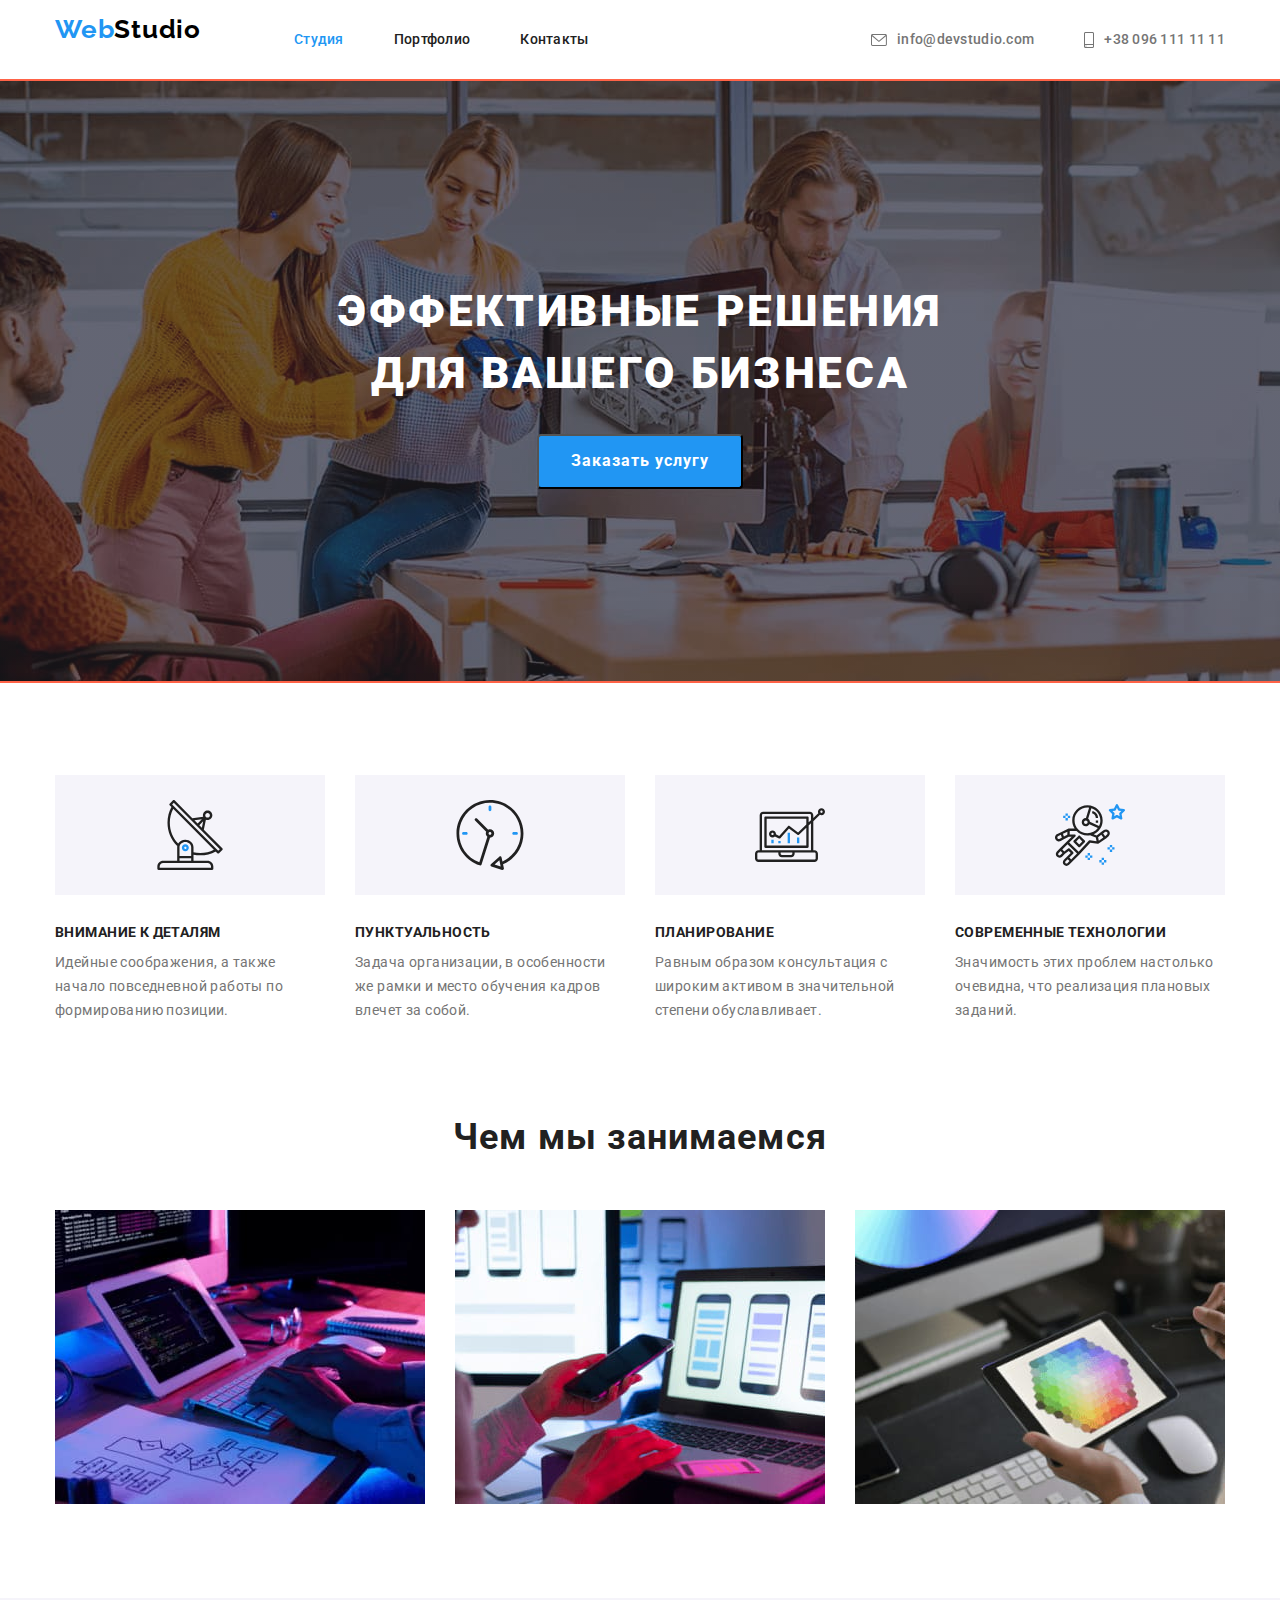
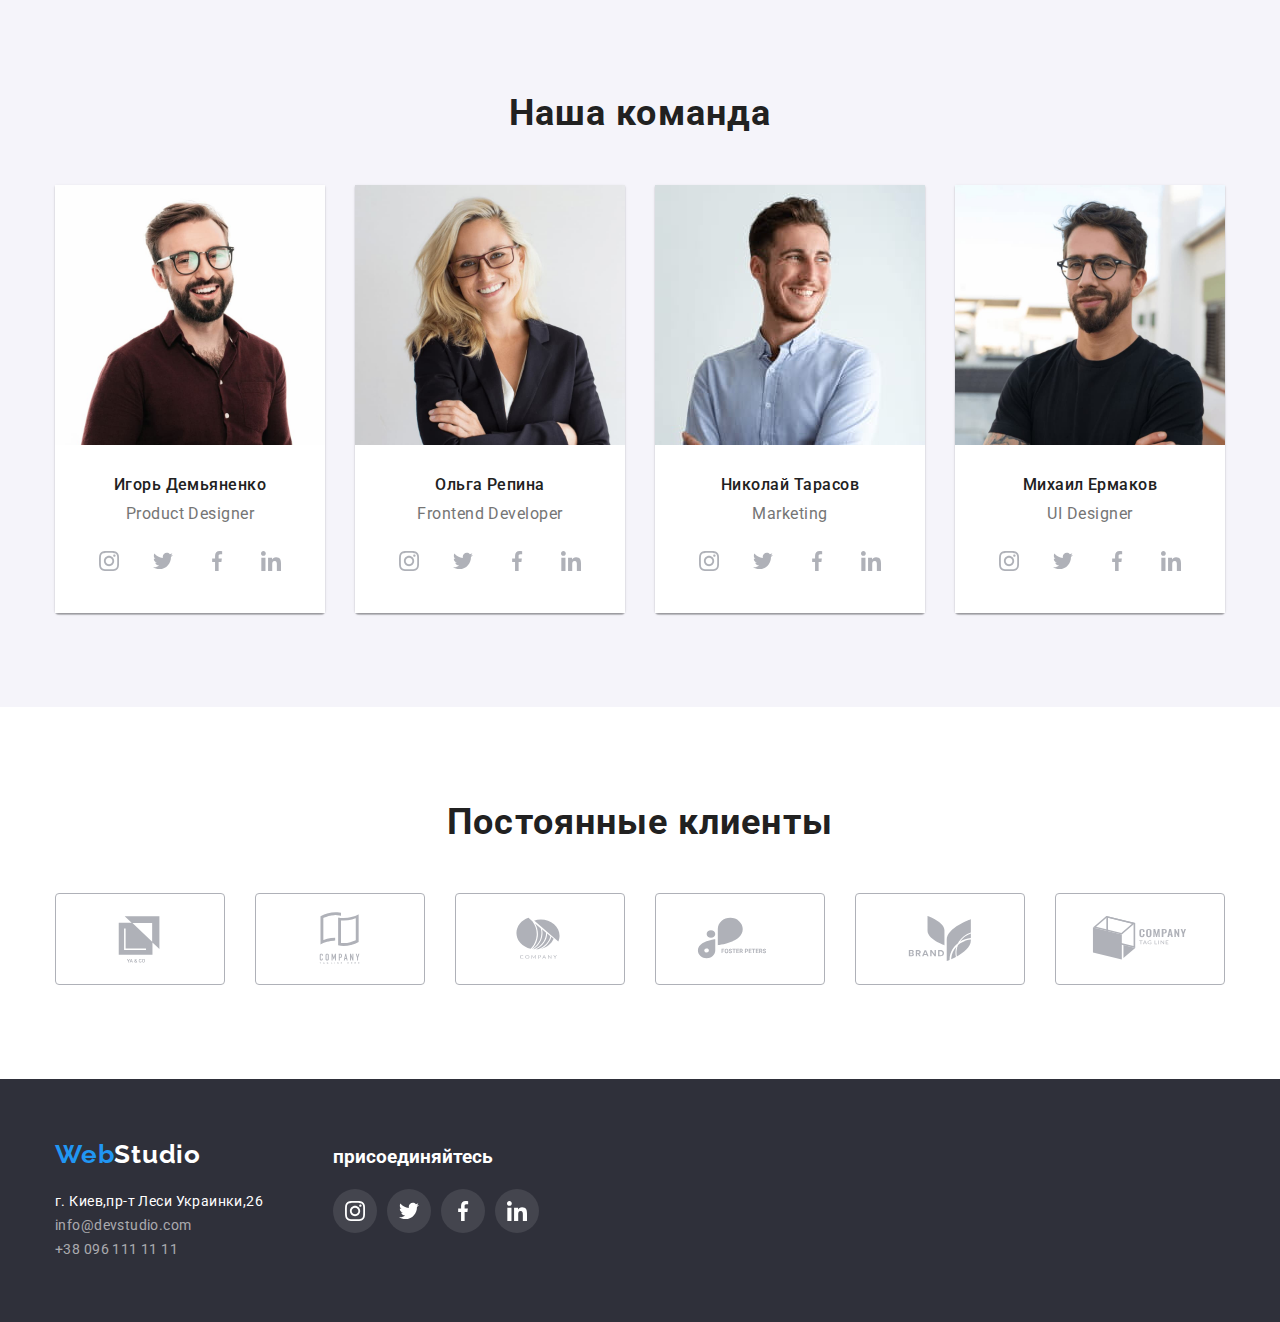
<file: index.html>
<!DOCTYPE html>
<html lang="ru">
  <head>
    <meta charset="UTF-8" />
    <meta http-equiv="X-UA-Compatible" content="IE=edge" />
    <meta name="viewport" content="width=device-width, initial-scale=1.0" />
    <link
      rel="stylesheet"
      href="https://cdnjs.cloudflare.com/ajax/libs/modern-normalize/1.1.0/modern-normalize.min.css"
    />

    <link rel="stylesheet" href="./css/styles.css" />

    <link rel="preconnect" href="https://fonts.googleapis.com" />
    <link rel="preconnect" href="https://fonts.gstatic.com" crossorigin />

    <link
      href="https://fonts.googleapis.com/css2?family=Raleway:wght@700&family=Roboto:wght@400;500;700;900&display=swap"
      rel="stylesheet"
    />

    <title>Студия</title>
  </head>
  <body>
    <header class="page-header">
      <div class="conteiner main-nav">
        <a href="index.html" class="logo">
          <span class="logo-text">Web</span>Studio
        </a>
        <nav class="navigation">
          <ul class="site-nav">
            <li class="item">
              <a href="index.html" class="link link-text">Студия</a>
            </li>
            <li class="item">
              <a href="portfolio.html" class="link">Портфолио</a>
            </li>
            <li class="item"><a href="#footer" class="link">Контакты</a></li>
          </ul>
        </nav>
        <ul class="nav">
          <li class="item">
            <a href="mailto:info@devstudio.com" class="link-name">
              <svg class="icon-nav" width="16px" height="12px">
                <use href="./images/symbol-defs.svg#mail"></use>
              </svg>
              info@devstudio.com</a
            >
          </li>
          <li class="item">
            <a href="tel:+380961111111" class="link-name">
              <svg class="icon-nav" width="10px" height="16px">
                <use href="./images/symbol-defs.svg#smartphone"></use>
              </svg>
              +38 096 111 11 11</a
            >
          </li>
        </ul>
      </div>
    </header>
    <main>
      <section class="hero">
        <div class="overlay">
          <h1 class="section-text">Эффективные решения для вашего бизнеса</h1>
          <button type="button" class="section-button">Заказать услугу</button>
        </div>
      </section>
      <section class="section">
        <div class="conteiner">
          <ul class="title-link">
            <li class="section-title-list">
              <div class="icon-fon">
                <svg class="icon-antenna icon-title" width="70px" height="70px">
                  <use href="./images/symbol-defs.svg#antenna-1"></use>
                </svg>
              </div>
              <h3 class="title-list">Внимание к деталям</h3>
              <p class="title-text">
                Идейные соображения, а также начало повседневной работы по
                формированию позиции.
              </p>
            </li>
            <li class="section-title-list">
              <div class="icon-fon">
                <svg class="icon-antenna icon-title" width="70px" height="70px">
                  <use href="./images/symbol-defs.svg#clock-1"></use>
                </svg>
              </div>
              <h3 class="title-list">Пунктуальность</h3>
              <p class="title-text">
                Задача организации, в особенности же рамки и место обучения
                кадров влечет за собой.
              </p>
            </li>
            <li class="section-title-list">
              <div class="icon-fon">
                <svg class="icon-antenna icon-title" width="70px" height="70px">
                  <use href="./images/symbol-defs.svg#diagram-1"></use>
                </svg>
              </div>
              <h3 class="title-list">Планирование</h3>
              <p class="title-text">
                Равным образом консультация с широким активом в значительной
                степени обуславливает.
              </p>
            </li>
            <li class="section-title-list">
              <div class="icon-fon">
                <svg class="icon-antenna icon-title" width="70px" height="70px">
                  <use href="./images/symbol-defs.svg#astronaut"></use>
                </svg>
              </div>
              <h3 class="title-list">Современные технологии</h3>
              <p class="title-text">
                Значимость этих проблем настолько очевидна, что реализация
                плановых заданий.
              </p>
            </li>
          </ul>
        </div>
      </section>
      <section class="section">
        <div class="conteiner">
          <h2 class="title">Чем мы занимаемся</h2>
          <ul class="metier">
            <li class="metier-list">
              <img src="images/photo1.jpg" alt="Написание кода" width="370" />
            </li>
            <li class="metier-list">
              <img
                src="images/photo2.jpg"
                alt="Работа с ноутбуком"
                width="370"
              />
            </li>
            <li class="metier-list">
              <img
                src="images/photo3.jpg"
                alt="Планшет с изображением "
                width="370"
              />
            </li>
          </ul>
        </div>
      </section>
      <section class="information-content section">
        <div class="conteiner">
          <h2 class="dream-team">Наша команда</h2>
          <ul class="dream-link">
            <li class="dream-list">
              <img src="images/photo4.jpg" alt="Участник команды" width="270" />
              <div class="dream-list-foot">
                <h3 class="name-list">Игорь Демьяненко</h3>
                <p class="profession-list">Product Designer</p>
                <ul class="dream-list-socmedia">
                  <li class="dream-icon-socmedia">
                    <a href="" class="dream-link-socmedia">
                      <svg class="icon-socmedia" width="20px" height="20px">
                        <use href="./images/symbol-defs.svg#instagram-2"></use>
                      </svg>
                    </a>
                  </li>
                  <li class="dream-icon-socmedia">
                    <a href="" class="dream-link-socmedia">
                      <svg class="icon-socmedia" width="20px" height="20px">
                        <use href="./images/symbol-defs.svg#twitter-1"></use>
                      </svg>
                    </a>
                  </li>
                  <li class="dream-icon-socmedia">
                    <a href="" class="dream-link-socmedia">
                      <svg class="icon-socmedia" width="20px" height="20px">
                        <use href="./images/symbol-defs.svg#facebook-1"></use>
                      </svg>
                    </a>
                  </li>
                  <li class="dream-icon-socmedia">
                    <a href="" class="dream-link-socmedia">
                      <svg class="icon-socmedia" width="20px" height="20px">
                        <use href="./images/symbol-defs.svg#linkedin-1"></use>
                      </svg>
                    </a>
                  </li>
                </ul>
              </div>
            </li>
            <li class="dream-list">
              <img
                src="images/photo5.jpg"
                alt="Участница команды"
                width="270"
              />
              <div class="dream-list-foot">
                <h3 class="name-list">Ольга Репина</h3>
                <p class="profession-list">Frontend Developer</p>
                <ul class="dream-list-socmedia">
                  <li class="dream-icon-socmedia">
                    <a href="" class="dream-link-socmedia">
                      <svg class="icon-socmedia" width="20px" height="20px">
                        <use href="./images/symbol-defs.svg#instagram-2"></use>
                      </svg>
                    </a>
                  </li>
                  <li class="dream-icon-socmedia">
                    <a href="" class="dream-link-socmedia">
                      <svg class="icon-socmedia" width="20px" height="20px">
                        <use href="./images/symbol-defs.svg#twitter-1"></use>
                      </svg>
                    </a>
                  </li>
                  <li class="dream-icon-socmedia">
                    <a href="" class="dream-link-socmedia">
                      <svg class="icon-socmedia" width="20px" height="20px">
                        <use href="./images/symbol-defs.svg#facebook-1"></use>
                      </svg>
                    </a>
                  </li>
                  <li class="dream-icon-socmedia">
                    <a href="" class="dream-link-socmedia">
                      <svg class="icon-socmedia" width="20px" height="20px">
                        <use href="./images/symbol-defs.svg#linkedin-1"></use>
                      </svg>
                    </a>
                  </li>
                </ul>
              </div>
            </li>
            <li class="dream-list">
              <img src="images/photo6.jpg" alt="Участник команды" width="270" />
              <div class="dream-list-foot">
                <h3 class="name-list">Николай Тарасов</h3>
                <p class="profession-list">Marketing</p>
                <ul class="dream-list-socmedia">
                  <li class="dream-icon-socmedia">
                    <a href="" class="dream-link-socmedia">
                      <svg class="icon-socmedia" width="20px" height="20px">
                        <use href="./images/symbol-defs.svg#instagram-2"></use>
                      </svg>
                    </a>
                  </li>
                  <li class="dream-icon-socmedia">
                    <a href="" class="dream-link-socmedia">
                      <svg class="icon-socmedia" width="20px" height="20px">
                        <use href="./images/symbol-defs.svg#twitter-1"></use>
                      </svg>
                    </a>
                  </li>
                  <li class="dream-icon-socmedia">
                    <a href="" class="dream-link-socmedia">
                      <svg class="icon-socmedia" width="20px" height="20px">
                        <use href="./images/symbol-defs.svg#facebook-1"></use>
                      </svg>
                    </a>
                  </li>
                  <li class="dream-icon-socmedia">
                    <a href="" class="dream-link-socmedia">
                      <svg class="icon-socmedia" width="20px" height="20px">
                        <use href="./images/symbol-defs.svg#linkedin-1"></use>
                      </svg>
                    </a>
                  </li>
                </ul>
              </div>
            </li>
            <li class="dream-list">
              <img src="images/photo7.jpg" alt="Участник команды" width="270" />
              <div class="dream-list-foot">
                <h3 class="name-list">Михаил Ермаков</h3>
                <p class="profession-list">UI Designer</p>
                <ul class="dream-list-socmedia">
                  <li class="dream-icon-socmedia">
                    <a href="" class="dream-link-socmedia">
                      <svg class="icon-socmedia" width="20px" height="20px">
                        <use href="./images/symbol-defs.svg#instagram-2"></use>
                      </svg>
                    </a>
                  </li>
                  <li class="dream-icon-socmedia">
                    <a href="" class="dream-link-socmedia">
                      <svg class="icon-socmedia" width="20px" height="20px">
                        <use href="./images/symbol-defs.svg#twitter-1"></use>
                      </svg>
                    </a>
                  </li>
                  <li class="dream-icon-socmedia">
                    <a href="" class="dream-link-socmedia">
                      <svg class="icon-socmedia" width="20px" height="20px">
                        <use href="./images/symbol-defs.svg#facebook-1"></use>
                      </svg>
                    </a>
                  </li>
                  <li class="dream-icon-socmedia">
                    <a href="" class="dream-link-socmedia">
                      <svg class="icon-socmedia" width="20px" height="20px">
                        <use href="./images/symbol-defs.svg#linkedin-1"></use>
                      </svg>
                    </a>
                  </li>
                </ul>
              </div>
            </li>
          </ul>
        </div>
      </section>
      <section class="section">
        <div class="conteiner">
          <h2 class="clients">Постоянные клиенты</h2>
          <ul class="clients-list">
            <li class="client">
              <a href="" class="clients-icon-list">
                <svg class="icon-clients" width="106px" height="60px">
                  <use href="./images/symbol-defs.svg#Logo1"></use>
                </svg>
              </a>
            </li>
            <li class="client">
              <a href="" class="clients-icon-list">
                <svg class="icon-clients" width="106px" height="60px">
                  <use href="./images/symbol-defs.svg#Logo2"></use>
                </svg>
              </a>
            </li>
            <li class="client">
              <a href="" class="clients-icon-list">
                <svg class="icon-clients" width="106px" height="60px">
                  <use href="./images/symbol-defs.svg#Logo3"></use>
                </svg>
              </a>
            </li>
            <li class="client">
              <a href="" class="clients-icon-list">
                <svg class="icon-clients" width="106px" height="60px">
                  <use href="./images/symbol-defs.svg#Logo4"></use>
                </svg>
              </a>
            </li>
            <li class="client">
              <a href="" class="clients-icon-list">
                <svg class="icon-clients" width="106px" height="60px">
                  <use href="./images/symbol-defs.svg#Logo5"></use>
                </svg>
              </a>
            </li>
            <li class="client">
              <a href="" class="clients-icon-list">
                <svg class="icon-clients" width="106px" height="60px">
                  <use href="./images/symbol-defs.svg#Logo6"></use>
                </svg>
              </a>
            </li>
          </ul>
        </div>
      </section>
    </main>
    <footer class="footer-text">
      <div class="conteiner footer-conteiner">
        <div class="logo-address">
          <a href="/" class="logo">
            <span class="logo-text">Web</span
            ><span class="logo-text-footer">Studio</span>
          </a>

          <address>
            <ul>
              <li class="address-name">г. Киев,пр-т Леси Украинки,26</li>
              <li>
                <a href="mailto:info@devstudio.com" class="link-list"
                  >info@devstudio.com</a
                >
              </li>
              <li>
                <a href="tel:+380961111111" class="link-list"
                  >+38 096 111 11 11</a
                >
              </li>
            </ul>
          </address>
        </div>

        <div class="socmedia">
          <h3 class="join">присоединяйтесь</h3>
          <ul class="join-list">
            <li class="socmedia-list">
              <a href="" class="link-socmedia icon-instagram">
                <svg class="icon-socmedia" width="20px" height="20px">
                  <use href="./images/symbol-defs.svg#instagram-2"></use>
                </svg>
              </a>
            </li>
            <li class="socmedia-list">
              <a href="" class="link-socmedia icon-twitter">
                <svg class="icon-socmedia" width="20px" height="20px">
                  <use href="./images/symbol-defs.svg#twitter-1"></use>
                </svg>
              </a>
            </li>
            <li class="socmedia-list">
              <a href="" class="link-socmedia icon-facebook">
                <svg class="icon-socmedia" width="20px" height="20px">
                  <use href="./images/symbol-defs.svg#facebook-1"></use>
                </svg>
              </a>
            </li>
            <li class="socmedia-list">
              <a href="" class="link-socmedia icon-linkedin">
                <svg class="icon-socmedia" width="20px" height="20px">
                  <use href="./images/symbol-defs.svg#linkedin-1"></use>
                </svg>
              </a>
            </li>
          </ul>
        </div>
      </div>
    </footer>
  </body>
</html>
</file>
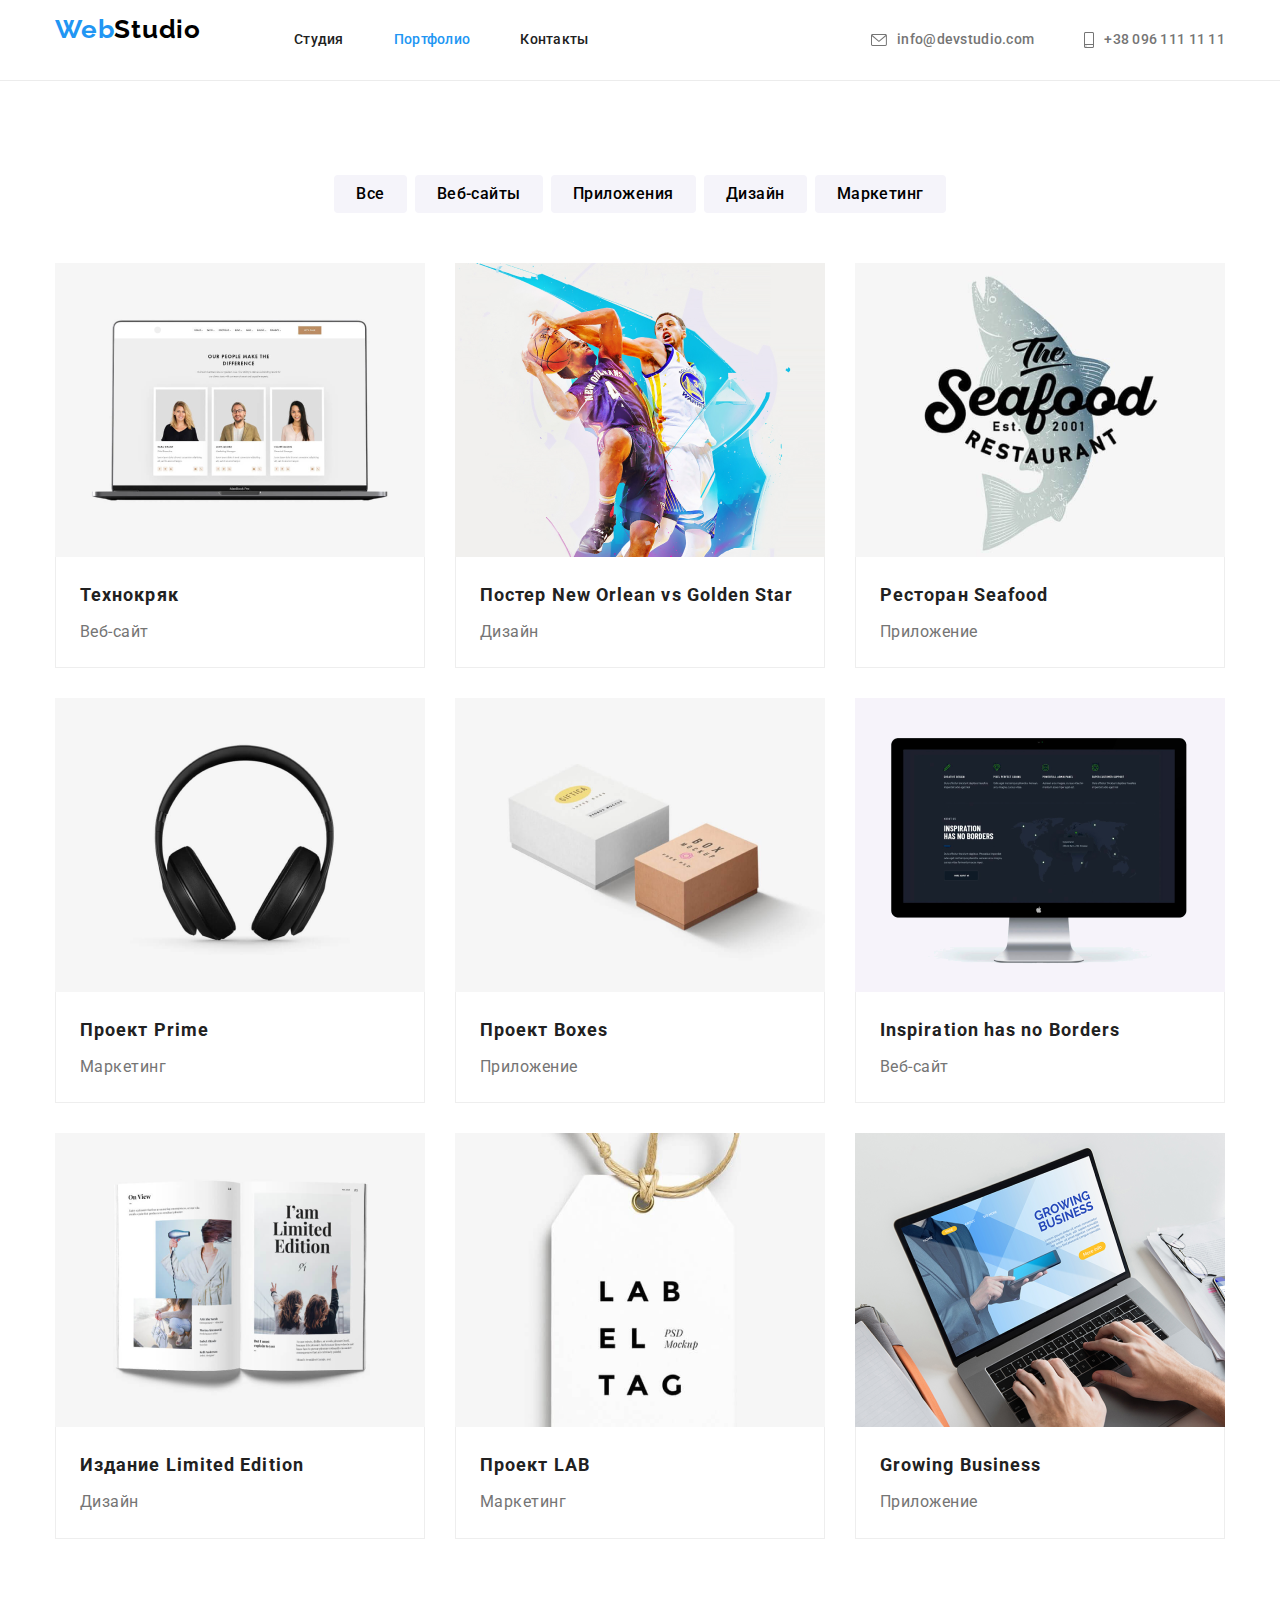
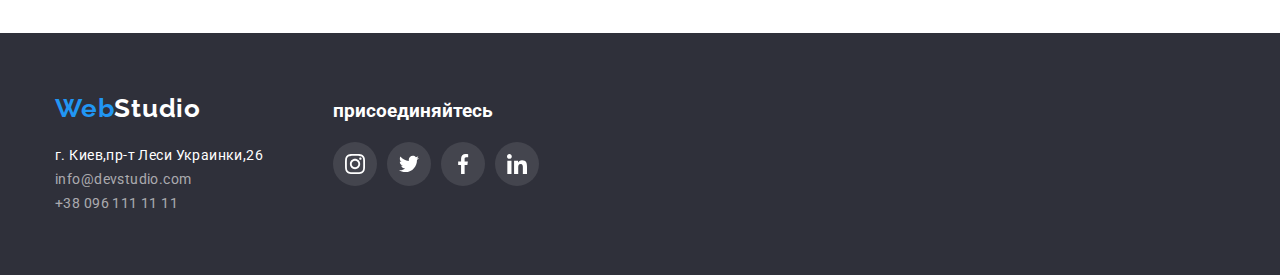
<file: portfolio.html>
<!DOCTYPE html>
<html lang="ru">
  <head>
    <meta charset="UTF-8" />
    <meta http-equiv="X-UA-Compatible" content="IE=edge" />
    <meta name="viewport" content="width=device-width, initial-scale=1.0" />
    <link
      rel="stylesheet"
      href="https://cdnjs.cloudflare.com/ajax/libs/modern-normalize/1.1.0/modern-normalize.min.css"
    />

    <link rel="stylesheet" href="./css/styles.css" />

    <link rel="preconnect" href="https://fonts.googleapis.com" />
    <link rel="preconnect" href="https://fonts.gstatic.com" crossorigin />
    <link
      href="https://fonts.googleapis.com/css2?family=Raleway:wght@700&family=Roboto:wght@400;500;700;900&display=swap"
      rel="stylesheet"
    />
    <title>Портфолио</title>
  </head>
  <body>
    <header class="page-header">
      <div class="conteiner main-nav">
        <a href="portfolio.html" class="logo">
          <span class="logo-text">Web</span>Studio
        </a>
        <nav class="navigation">
          <ul class="site-nav">
            <li class="item"><a href="index.html" class="link">Студия</a></li>
            <li class="item">
              <a href="portfolio.html" class="link link-text">Портфолио</a>
            </li>
            <li class="item"><a href="#" class="link">Контакты</a></li>
          </ul>
        </nav>
        <ul class="nav">
          <li class="item">
            <a href="mailto:info@devstudio.com" class="link-name">
              <svg class="icon-nav" width="16px" height="12px">
                <use href="./images/symbol-defs.svg#mail"></use>
              </svg>
              info@devstudio.com</a
            >
          </li>
          <li class="item">
            <a href="tel:+380961111111" class="link-name">
              <svg class="icon-nav" width="10px" height="16px">
                <use href="./images/symbol-defs.svg#smartphone"></use>
              </svg>
              +38 096 111 11 11</a
            >
          </li>
        </ul>
      </div>
    </header>
    <main>
      <section class="section">
        <div class="conteiner">
          <h1 class="portfolio">portfolio</h1>
          <ul class="work-nav">
            <li class="work-link-list">
              <button type="button" class="work-link">Все</button>
            </li>
            <li class="work-link-list">
              <button type="button" class="work-link">Веб-сайты</button>
            </li>
            <li class="work-link-list">
              <button type="button" class="work-link">Приложения</button>
            </li>
            <li class="work-link-list">
              <button type="button" class="work-link">Дизайн</button>
            </li>
            <li class="work-link-list">
              <button type="button" class="work-link">Маркетинг</button>
            </li>
          </ul>
          <ul class="work-list">
            <li class="work-list-content">
              <a href="#" class="work-content">
                <img
                  src="images/img1.png"
                  alt="Картинка Веб-сайта"
                  width="370"
                />
                <div class="work-list-foot">
                  <h2 class="projects-title">Технокряк</h2>
                  <p class="projects-text">Веб-сайт</p>
                </div>
              </a>
            </li>
            <li class="work-list-content">
              <a href="#" class="work-content">
                <img src="images/img2.png" alt="Постер" width="370" />
                <div class="work-list-foot">
                  <h2 class="projects-title">
                    Постер New Orlean vs Golden Star
                  </h2>
                  <p class="projects-text">Дизайн</p>
                </div>
              </a>
            </li>
            <li class="work-list-content">
              <a href="#" class="work-content">
                <img
                  src="images/img3.png"
                  alt="Логотип ресторана"
                  width="370"
                />
                <div class="work-list-foot">
                  <h2 class="projects-title">Ресторан Seafood</h2>
                  <p class="projects-text">Приложение</p>
                </div>
              </a>
            </li>
            <li class="work-list-content">
              <a href="#" class="work-content">
                <img src="images/img4.png" alt="Проект" width="370" />
                <div class="work-list-foot">
                  <h2 class="projects-title">Проект Prime</h2>
                  <p class="projects-text">Маркетинг</p>
                </div>
              </a>
            </li>
            <li class="work-list-content">
              <a href="#" class="work-content">
                <img src="images/img5.png" alt="Две коробки" width="370" />
                <div class="work-list-foot">
                  <h2 class="projects-title">Проект Boxes</h2>
                  <p class="projects-text">Приложение</p>
                </div>
              </a>
            </li>
            <li class="work-list-content">
              <a href="#" class="work-content">
                <img src="images/img6.png" alt="Экран с сайтом" width="370" />
                <div class="work-list-foot">
                  <h2 class="projects-title">Inspiration has no Borders</h2>
                  <p class="projects-text">Веб-сайт</p>
                </div>
              </a>
            </li>
            <li class="work-list-content">
              <a href="#" class="work-content">
                <img src="images/img7.png" alt="Книга" width="370" />
                <div class="work-list-foot">
                  <h2 class="projects-title">Издание Limited Edition</h2>
                  <p class="projects-text">Дизайн</p>
                </div>
              </a>
            </li>
            <li class="work-list-content">
              <a href="#" class="work-content">
                <img src="images/img8.png" alt="Бирка" width="370" />
                <div class="work-list-foot">
                  <h2 class="projects-title">Проект LAB</h2>
                  <p class="projects-text">Маркетинг</p>
                </div>
              </a>
            </li>
            <li class="work-list-content">
              <a href="#" class="work-content">
                <img src="images/img9.png" alt="Рабочий ноутбук" width="370" />
                <div class="work-list-foot">
                  <h2 class="projects-title">Growing Business</h2>
                  <p class="projects-text">Приложение</p>
                </div>
              </a>
            </li>
          </ul>
        </div>
      </section>
    </main>
    <footer class="footer-text">
      <div class="conteiner footer-conteiner">
        <div class="logo-address">
          <a href="/" class="logo">
            <span class="logo-text">Web</span
            ><span class="logo-text-footer">Studio</span>
          </a>

          <address>
            <ul>
              <li class="address-name">г. Киев,пр-т Леси Украинки,26</li>
              <li>
                <a href="mailto:info@devstudio.com" class="link-list"
                  >info@devstudio.com</a
                >
              </li>
              <li>
                <a href="tel:+380961111111" class="link-list"
                  >+38 096 111 11 11</a
                >
              </li>
            </ul>
          </address>
        </div>

        <div class="socmedia">
          <h3 class="join">присоединяйтесь</h3>
          <ul class="join-list">
            <li class="socmedia-list">
              <a href="" class="link-socmedia icon-instagram">
                <svg class="icon-socmedia" width="20px" height="20px">
                  <use href="./images/symbol-defs.svg#instagram-2"></use>
                </svg>
              </a>
            </li>
            <li class="socmedia-list">
              <a href="" class="link-socmedia icon-twitter">
                <svg class="icon-socmedia" width="20px" height="20px">
                  <use href="./images/symbol-defs.svg#twitter-1"></use>
                </svg>
              </a>
            </li>
            <li class="socmedia-list">
              <a href="" class="link-socmedia icon-facebook">
                <svg class="icon-socmedia" width="20px" height="20px">
                  <use href="./images/symbol-defs.svg#facebook-1"></use>
                </svg>
              </a>
            </li>
            <li class="socmedia-list">
              <a href="" class="link-socmedia icon-linkedin">
                <svg class="icon-socmedia" width="20px" height="20px">
                  <use href="./images/symbol-defs.svg#linkedin-1"></use>
                </svg>
              </a>
            </li>
          </ul>
        </div>
      </div>
    </footer>
  </body>
</html>
</file>
<file: css/styles.css>
body {
  font-family: var(--main-font);
  color: var(--axcent-color);
  background-color: var(--bg-color);
}
h1,
h2,
h3,
h4,
h5,
h6 {
  margin-top: 0;
  margin-bottom: 0;
}

img {
  display: block;
}

ul {
  margin: 0;
  padding: 0;
  list-style: none;
  list-style-type: none;
}

p {
  margin-top: 0;
  margin-bottom: 0;
}

a {
  text-decoration: none;
}

button {
  cursor: pointer;
  display: inline-block;
}
/* page header */

.page-header {
  border-bottom: 1px solid var(--border-color-header);
}

.main-nav {
  display: flex;
  align-items: center;
}

/* conteiner */
.conteiner {
  margin-left: auto;
  margin-right: auto;
  padding-left: 15px;
  padding-right: 15px;
  width: 1200px;
  /* outline: 3px solid red; */
}

/* Logo */
.logo {
  font-family: var(--title-font);
  color: var(--logo);
  display: inline-block;
  margin-bottom: 20px;

  font-weight: 700;
  font-size: 26px;
  line-height: 1.2;
  letter-spacing: 0.03em;
}

.logo-text {
  color: var(--hover);
}

.logo-text-footer {
  color: var(--add-color);
}

:root {
  --main-font: Roboto, sans-serif;
  --title-font: Raleway, sans-serif;
  --text-color: #757575;
  --axcent-color: #212121;
  --footer-color: #2f303a;
  --bg-color: #ffffff;
  --hover: #2196f3;
  --focus: rgb(255, 0, 0);
  --vanish-color: rgba(255, 255, 255, 0.6);
  --add-color: #ffffff;
  --add-bg-color: #f5f4fa;
  --bg-button: #188ce8;
  --bg-button-filter: #f5f4fa;
  --border-color: #eeeeee;
  --border-color-header: #ececec;
  --logo: #000000;
  --border-color-media: rgba(255, 255, 255, 0.1);
  --icon-color: #afb1b8;
}

/* nav */

.navigation {
  margin-left: 93px;
}

.site-nav {
  display: flex;
}

.site-nav .item + .item {
  margin-left: 50px;
}

.site-nav .link {
  display: block;
  padding-top: 32px;
  padding-bottom: 32px;

  font-weight: 500;
  font-size: 14px;
  line-height: 1.14;
  letter-spacing: 0.02em;
  color: var(--axcent-color);
}

.site-nav .link-text {
  color: var(--hover);
}

.nav {
  display: flex;
  margin-left: auto;
}

.nav .item + .item {
  margin-left: 50px;
}

.nav .link-name {
  display: flex;
  padding-top: 32px;
  padding-bottom: 32px;
  align-items: center;

  font-weight: 500;
  font-size: 14px;
  line-height: 1.14;
  letter-spacing: 0.02em;
  color: var(--text-color);
}

.icon-nav {
  display: flex;
  margin-right: 10px;
  fill: currentColor;
}

.link-name:hover,
.icon-nav:hover {
  color: var(--hover);
  fill: var(--hover);
}

.link-name:focus,
.icon-nav:focus {
  color: var(--hover);
  fill: var(--hover);
}

.site-nav .link:hover,
.site-nav .link:focus {
  color: var(--hover);
}

/* main */

.section {
  padding-top: 94px;
  padding-bottom: 94px;
}

.section:nth-child(2) {
  padding-bottom: 0;
}

/* Hero */

.hero {
  color: var(--add-color);
  background-color: var(--footer-color);
  max-width: 1600px;
  margin-right: auto;
  margin-left: auto;
}

.overlay {
  text-align: center;

  height: 600px;
  padding: 200px 0;
  outline: 2px solid tomato;
  background-image: linear-gradient(
      to right,
      rgba(47, 48, 58, 0.4),
      rgba(47, 48, 58, 0.4)
    ),
    url(../images/hero.jpg);
  background-position: center;
  background-repeat: no-repeat;
  background-size: cover;
}

.section-text {
  margin-bottom: 30px;
  max-width: 696px;
  margin-left: auto;
  margin-right: auto;

  font-weight: 900;
  font-size: 44px;
  line-height: 1.4;

  letter-spacing: 0.06em;
  text-transform: uppercase;

  color: var(--add-color);
}

.section-button {
  font-weight: 700;
  font-size: 16px;
  line-height: 1.9;

  padding: 10px 32px;

  border-radius: 4px;

  display: inline-block;
  align-items: center;
  text-align: center;
  letter-spacing: 0.06em;

  color: var(--add-color);
  background-color: var(--hover);
}

.section-button:hover {
  background-color: var(--bg-button);
}

.section-button:focus {
  background-color: var(--bg-button);
}

/* section title */

.title-link {
  display: flex;
  flex-wrap: wrap;
}

.title-link .section-title-list + .section-title-list {
  margin-left: 30px;
}

.section-title-list {
  width: 270px;
}

.icon-antenna {
  display: block;
}

.icon-fon {
  display: flex;
  height: 120px;
  margin-bottom: 30px;
  align-items: center;
  justify-content: center;
  background-color: var(--add-bg-color);
}

.title-list {
  font-weight: 700;
  font-size: 14px;
  line-height: 1.14;
  letter-spacing: 0.03em;
  text-transform: uppercase;
  margin-bottom: 10px;
}

.title-text {
  margin-top: 0;
  margin-bottom: 0;
  font-size: 14px;
  line-height: 1.7;
  letter-spacing: 0.03em;

  color: var(--text-color);
}

/* section metier */

.title {
  margin-bottom: 50px;

  font-weight: 700;
  font-size: 36px;
  line-height: 1.2;
  text-align: center;
  letter-spacing: 0.03em;
}

.metier {
  display: flex;
  flex-wrap: wrap;
}

.metier .metier-list + .metier-list {
  margin-left: 30px;
}

/* section information */

.information-content {
  background-color: var(--add-bg-color);
}

.dream-team {
  margin-bottom: 50px;

  font-weight: 700;
  font-size: 36px;
  line-height: 1.2;
  text-align: center;
  letter-spacing: 0.03em;
}

.dream-link {
  display: flex;
  flex-wrap: wrap;
}

.dream-link .dream-list + .dream-list {
  margin-left: 30px;
}

.dream-list {
  box-shadow: 0px 1px 3px rgba(0, 0, 0, 0.12), 0px 1px 1px rgba(0, 0, 0, 0.14),
    0px 2px 1px rgba(0, 0, 0, 0.2);
  border-radius: 0px 0px 4px 4px;
}

.dream-list-foot {
  text-align: center;
  padding-top: 30px;
  padding-bottom: 30px;

  background-color: var(--add-color);
}

.dream-list-foot .name-list {
  margin-bottom: 10px;
}

.name-list {
  font-weight: 500;
  font-size: 16px;
  line-height: 1.2;

  letter-spacing: 0.03em;
}

.profession-list {
  margin-bottom: 16px;
  font-size: 16px;
  line-height: 1.2;

  letter-spacing: 0.03em;

  color: var(--text-color);
}

.dream-list-socmedia {
  display: flex;
  justify-content: center;
}

.dream-icon-socmedia {
  margin-right: 10px;
}

.dream-icon-socmedia:last-child {
  margin-right: 0;
}

.dream-link-socmedia {
  display: flex;
  width: 44px;
  height: 44px;

  justify-content: center;
  align-items: center;
  border-radius: 50%;
  color: var(--icon-color);
  background-color: var(--add-color);
}

.icon-socmedia {
  fill: currentColor;
}

.dream-link-socmedia:focus,
.dream-link-socmedia:hover {
  color: var(--add-color);
  background-color: var(--hover);
}

/* Client */

.clients {
  font-weight: 700;
  font-size: 36px;
  line-height: 42px;
  text-align: center;
  margin-bottom: 50px;

  letter-spacing: 0.03em;

  text-align: center;
}

.client {
  margin-right: 30px;
}

.client:last-child {
  margin-right: 0;
}

.clients-list {
  display: flex;
}

.clients-icon-list {
  display: flex;
  align-items: center;
  justify-content: center;
  width: 170px;
  height: 92px;
  margin-right: 30px;

  border: 1px solid currentColor;
  border-radius: 4px;
  color: var(--icon-color);
}

.clients-icon-list:last-child {
  margin-right: 0;
}

.clients-icon-list:hover,
.clients-icon-list:focus {
  color: var(--hover);
}

.icon-clients {
  fill: currentColor;
}

/* Portfolio */

.portfolio {
  position: absolute;
  width: 1px;
  height: 1px;
  margin: -1px;
  border: 0;
  padding: 0;

  white-space: nowrap;
  clip-path: inset(100%);
  clip: rect(0 0 0 0);
  overflow: hidden;
}

.work-nav {
  display: flex;
  margin-bottom: 50px;
  justify-content: center;
}

.work-link {
  padding: 6px 22px;

  font-weight: 500;
  font-size: 16px;
  line-height: 1.6;
  border-radius: 4px;
  border: 0;

  letter-spacing: 0.03em;

  background-color: var(--bg-button-filter);
}

.work-nav .work-link-list + .work-link-list {
  margin-left: 8px;
}

.work-link-list:hover,
.work-link-list:focus {
  box-shadow: 0px 3px 1px rgba(0, 0, 0, 0.1), 0px 1px 2px rgba(0, 0, 0, 0.08),
    0px 2px 2px rgba(0, 0, 0, 0.12);
  border-radius: 4px;
}

.work-list {
  display: flex;
  flex-wrap: wrap;
}

.work-list-content {
  width: 370px;
  margin-right: 30px;
  margin-bottom: 30px;
}

.work-content {
  display: block;
}

.work-content:hover,
.work-content:focus {
  box-shadow: 0px 1px 1px rgba(0, 0, 0, 0.12), 0px 4px 4px rgba(0, 0, 0, 0.06),
    1px 4px 6px rgba(0, 0, 0, 0.16);
}

.work-list-content:nth-child(3n) {
  margin-right: 0;
}

.work-list-content:nth-last-child(-n + 3) {
  margin-bottom: 0;
}

.work-list-foot {
  padding: 20px 24px;
  border-right: 1px solid var(--border-color);
  border-left: 1px solid var(--border-color);
  border-bottom: 1px solid var(--border-color);
}

.work-link:hover {
  color: var(--add-color);
  background-color: var(--hover);
}

.work-link:focus {
  color: var(--bg-color);
  background-color: var(--hover);
}

.projects-title {
  font-weight: 700;
  font-size: 18px;
  line-height: 2;
  margin-bottom: 4px;

  letter-spacing: 0.06em;

  color: var(--axcent-color);
}

.projects-text {
  font-size: 16px;
  line-height: 1.9;

  letter-spacing: 0.03em;

  color: var(--text-color);
}

/* Footer */

address {
  font-style: normal;
}

.footer-conteiner {
  display: flex;
  align-items: baseline;
}

.logo-address {
  display: inline-block;
}

.address-name {
  font-size: 14px;
  line-height: 1.7;

  letter-spacing: 0.03em;

  color: var(--add-color);
}
.link-list {
  font-size: 14px;
  line-height: 1.7;

  letter-spacing: 0.03em;

  color: var(--vanish-color);
}

.link-list:hover {
  color: var(--hover);
}

.link-list:focus {
  color: var(--hover);
}

.footer-text {
  padding: 60px 0;
  background-color: var(--footer-color);
}

.join {
  margin-bottom: 20px;
  color: var(--add-color);
}

.join-list {
  display: flex;
}

.socmedia {
  display: inline-block;
  margin-left: 70px;
}

.link-socmedia {
  display: flex;
  width: 44px;
  height: 44px;

  background-repeat: no-repeat;
  background-size: 20px;
  background-position: center;
  justify-content: center;
  align-items: center;

  border-radius: 50%;
  background-color: var(--border-color-media);
  color: var(--add-color);
}

.socmedia-list {
  margin-right: 10px;
}

.socmedia-list:last-child {
  margin-right: 0;
}

.link-socmedia:hover,
.link-socmedia:focus {
  background-color: var(--hover);
  fill: currentColor;
}
</file>
